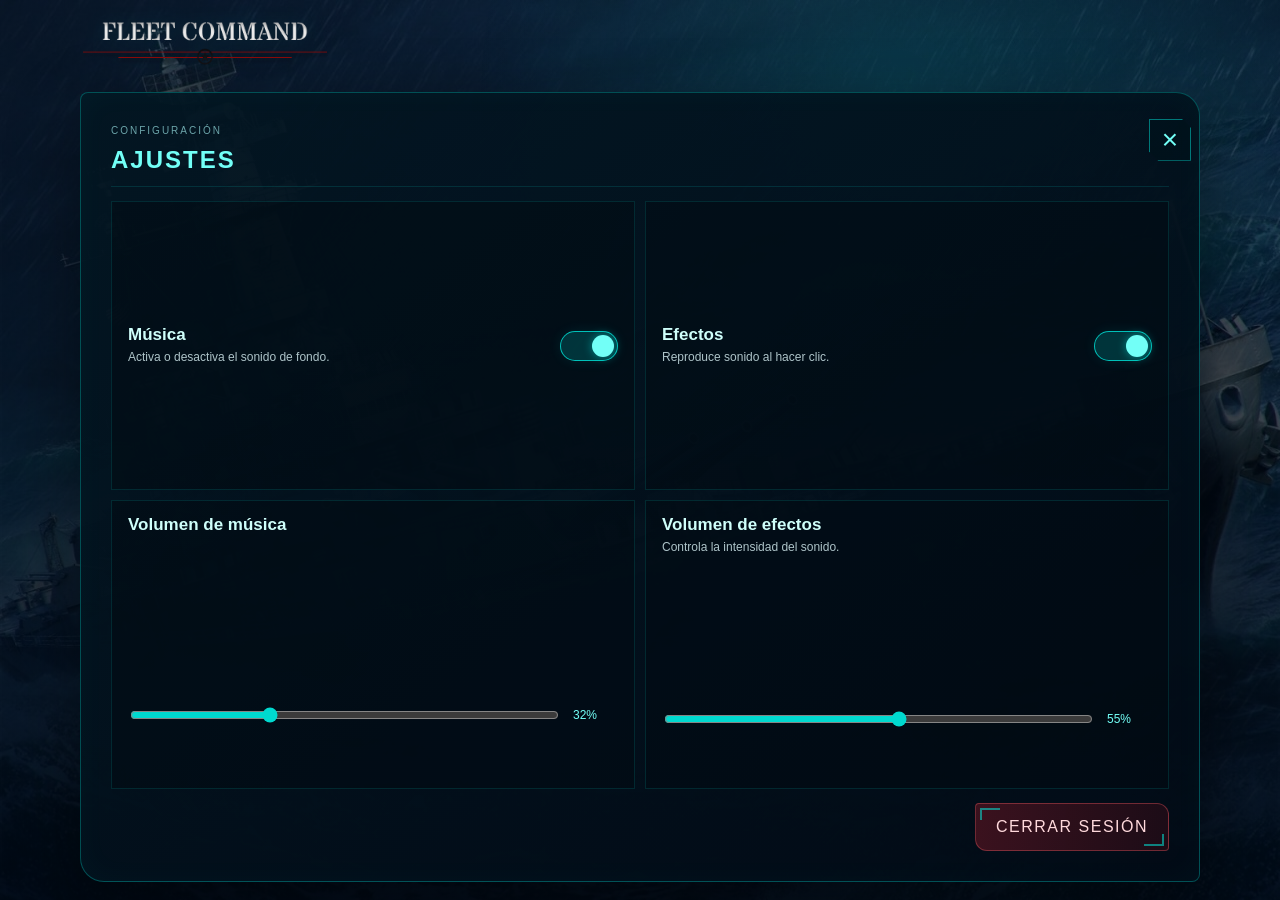
<file: ajustes.html>
<!DOCTYPE html>
<html lang="es">
<head>
    <meta charset="UTF-8">
    <meta name="viewport" content="width=device-width, initial-scale=1.0">
    <title>Fleet Command | Ajustes</title>
    <link rel="stylesheet" href="css/common.css">
    <link rel="stylesheet" href="css/pages.css">
</head>
<body data-page="ajustes">
    <main class="pagina-sistema pagina-compacta pagina-ajustes">
        <div class="contenedor-sistema">
            <!-- Logo superior del sistema -->
            <header class="barra-sistema">
                <img class="logo-sistema" src="assets/img/logo.png" alt="Fleet Command">
            </header>

            <!-- Panel de configuracion -->
            <section class="panel-sistema panel-ajustes-compacto">

                    <button
                        class="cerrar-panel-sistema"
                        id="btnCerrarPanelSistema"
                        type="button"
                        aria-label="Cerrar ajustes"
                    >
                        ×
                    </button>

                <div class="encabezado-ajustes">
                    <div>
                        <p class="kicker">CONFIGURACIÓN </p>
                        <h1>AJUSTES</h1>
                    </div>
                   
                </div>

                <!-- Controles de audio -->
                <div class="ajustes-grid-compacto">
                    <article class="ajuste-card">
                        <div>
                            <h2>Música</h2>
                            <p>Activa o desactiva el sonido de fondo.</p>
                        </div>
                        <label class="switch">
                            <input type="checkbox" id="musicaActiva">
                            <span class="slider-switch"></span>
                        </label>
                    </article>

                    <article class="ajuste-card">
                        <div>
                            <h2>Efectos</h2>
                            <p>Reproduce sonido al hacer clic.</p>
                        </div>
                        <label class="switch">
                            <input type="checkbox" id="efectosActivos">
                            <span class="slider-switch"></span>
                        </label>
                    </article>

                    <article class="ajuste-card ajuste-card-rango">
                        <div>
                            <h2>Volumen de música</h2>
                        </div>
                        <div class="control-rango">
                            <input id="volumenMusica" type="range" min="0" max="100" step="1">
                            <span id="valorMusica">32%</span>
                        </div>
                    </article>

                    <article class="ajuste-card ajuste-card-rango">
                        <div>
                            <h2>Volumen de efectos</h2>
                            <p>Controla la intensidad del sonido.</p>
                        </div>
                        <div class="control-rango">
                            <input id="volumenEfectos" type="range" min="0" max="100" step="1">
                            <span id="valorEfectos">55%</span>
                        </div>
                    </article>

                
                </div>

                <!-- Acciones de sesion -->
                <div class="acciones-ajustes acciones-ajustes-compactas">
                    <button class="hud-btn peligro" id="btnCerrarSesion">CERRAR SESIÓN</button>
                </div>
            </section>
        </div>
    </main>

    <!-- Logica compartida y ajustes -->
    <script src="js/common.js"></script>
    <script src="js/ajustes.js"></script>
</body>
</html>
</file>
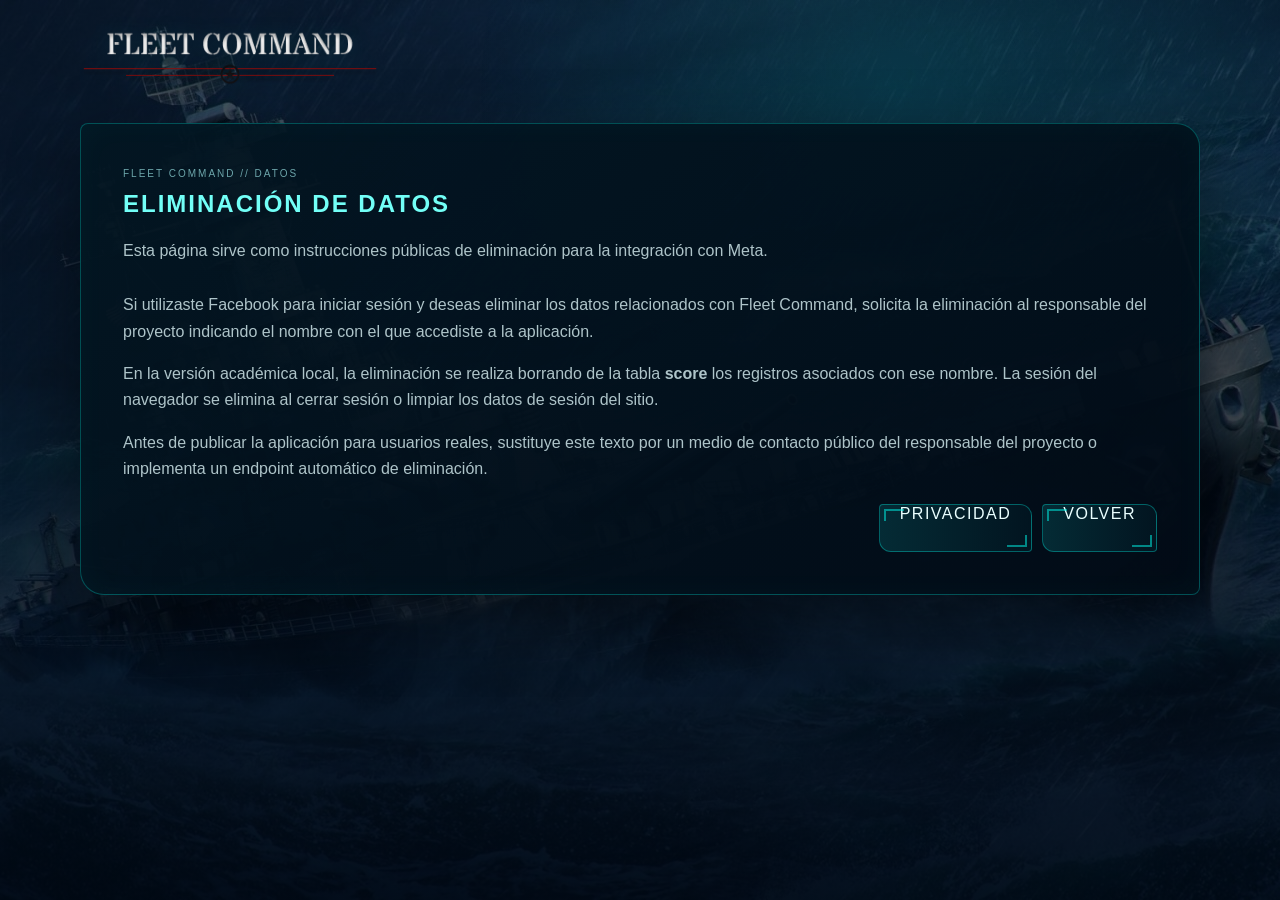
<file: eliminacion-datos.html>
<!DOCTYPE html>
<html lang="es">
<head>
    <meta charset="UTF-8">
    <meta name="viewport" content="width=device-width, initial-scale=1.0">
    <title>Fleet Command | Eliminación de datos</title>
    <link rel="stylesheet" href="css/common.css">
    <link rel="stylesheet" href="css/pages.css">
</head>
<body data-page="eliminacion-datos">
    <main class="pagina-sistema">
        <div class="contenedor-sistema">
            <header class="barra-sistema">
                <img class="logo-sistema" src="assets/img/logo.png" alt="Fleet Command">
            </header>
            <section class="panel-sistema">
                <p class="kicker">FLEET COMMAND // DATOS</p>
                <h1>ELIMINACIÓN DE DATOS</h1>
                <p class="intro">Esta página sirve como instrucciones públicas de eliminación para la integración con Meta.</p>
                <p>Si utilizaste Facebook para iniciar sesión y deseas eliminar los datos relacionados con Fleet Command, solicita la eliminación al responsable del proyecto indicando el nombre con el que accediste a la aplicación.</p>
                <p>En la versión académica local, la eliminación se realiza borrando de la tabla <strong>score</strong> los registros asociados con ese nombre. La sesión del navegador se elimina al cerrar sesión o limpiar los datos de sesión del sitio.</p>
                <p>Antes de publicar la aplicación para usuarios reales, sustituye este texto por un medio de contacto público del responsable del proyecto o implementa un endpoint automático de eliminación.</p>
                <div class="modal-acciones">
                    <a class="hud-btn" href="privacidad.html">PRIVACIDAD</a>
                    <a class="hud-btn" href="index.html">VOLVER</a>
                </div>
            </section>
        </div>
    </main>
</body>
</html>
</file>
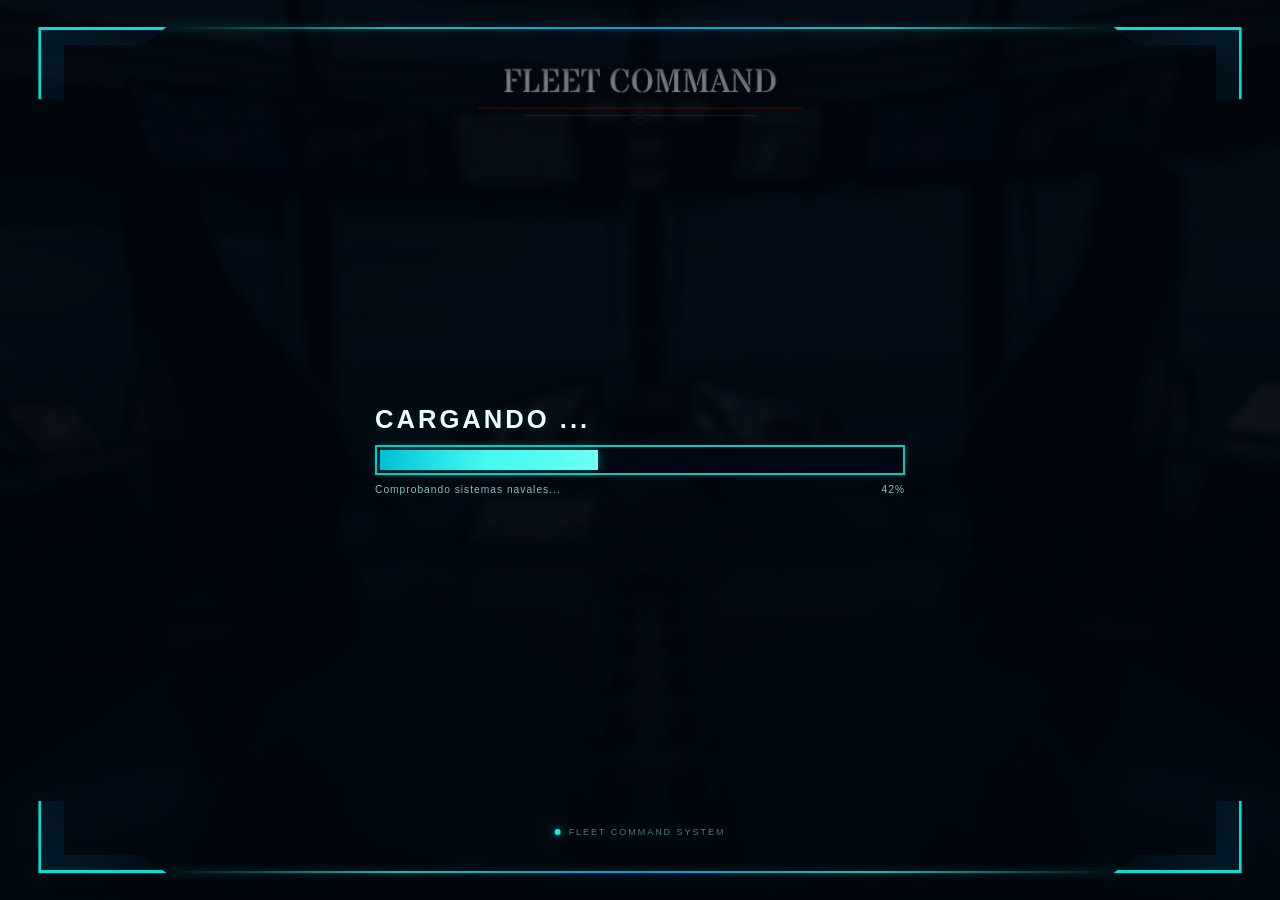
<file: loading.html>
<!DOCTYPE html>
<html lang="es">

<head>

    <meta charset="UTF-8">

    <meta
        name="viewport"
        content="width=device-width, initial-scale=1.0"
    >

    <title>Fleet Command | Cargando</title>

    <link
        rel="stylesheet"
        href="css/loading.css"
    >

</head>


<body data-page="loading">


    <main class="pantalla-loading">


        <!-- Fondo de carga -->

        <div class="fondo-loading"></div>



        <!-- Marco tecnologico -->

        <div class="marco-hud">


            <span class="linea-superior"></span>

            <span class="linea-inferior"></span>


            <span class="esquina superior-izquierda"></span>

            <span class="esquina superior-derecha"></span>

            <span class="esquina inferior-izquierda"></span>

            <span class="esquina inferior-derecha"></span>


        </div>



        <!-- Logo flotante -->

        <img
            src="assets/img/logo.png"
            alt="Fleet Command"
            class="logo-loading"
        >



        <!-- Centro de progreso -->

        <section class="centro-loading">


            <h1 id="tituloCarga">
                CARGANDO
                <span id="puntosCarga">
                    ...
                </span>
            </h1>


            <div class="barra-contenedor">

                <div
                    class="barra-progreso"
                    id="barraProgreso"
                ></div>

            </div>


            <div class="datos-carga">

                <span id="mensajeCarga">
                    Inicializando sistema...
                </span>

                <span id="porcentajeCarga">
                    0%
                </span>

            </div>


        </section>



        <!-- Estado inferior -->

        <div class="estado-loading">

            <span class="estado-punto"></span>

            <span>
                FLEET COMMAND SYSTEM
            </span>

        </div>


    </main>


    <!-- Logica de carga -->
    <script src="js/loading.js"></script>

</body>

</html>
</file>
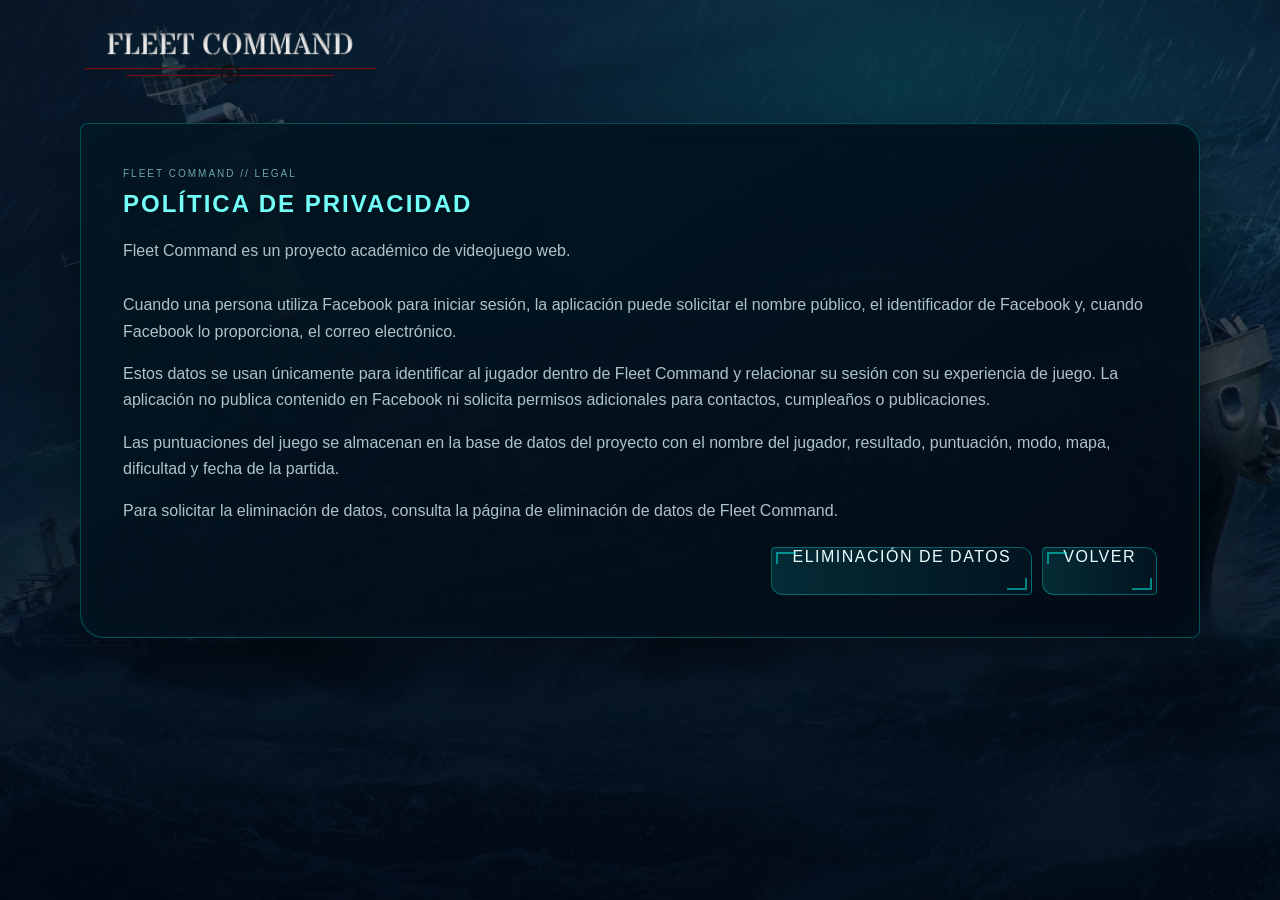
<file: privacidad.html>
<!DOCTYPE html>
<html lang="es">
<head>
    <meta charset="UTF-8">
    <meta name="viewport" content="width=device-width, initial-scale=1.0">
    <title>Fleet Command | Privacidad</title>
    <link rel="stylesheet" href="css/common.css">
    <link rel="stylesheet" href="css/pages.css">
</head>
<body data-page="privacidad">
    <main class="pagina-sistema">
        <div class="contenedor-sistema">
            <header class="barra-sistema">
                <img class="logo-sistema" src="assets/img/logo.png" alt="Fleet Command">
            </header>
            <section class="panel-sistema">
                <p class="kicker">FLEET COMMAND // LEGAL</p>
                <h1>POLÍTICA DE PRIVACIDAD</h1>
                <p class="intro">Fleet Command es un proyecto académico de videojuego web.</p>
                <p>Cuando una persona utiliza Facebook para iniciar sesión, la aplicación puede solicitar el nombre público, el identificador de Facebook y, cuando Facebook lo proporciona, el correo electrónico.</p>
                <p>Estos datos se usan únicamente para identificar al jugador dentro de Fleet Command y relacionar su sesión con su experiencia de juego. La aplicación no publica contenido en Facebook ni solicita permisos adicionales para contactos, cumpleaños o publicaciones.</p>
                <p>Las puntuaciones del juego se almacenan en la base de datos del proyecto con el nombre del jugador, resultado, puntuación, modo, mapa, dificultad y fecha de la partida.</p>
                <p>Para solicitar la eliminación de datos, consulta la página de eliminación de datos de Fleet Command.</p>
                <div class="modal-acciones">
                    <a class="hud-btn" href="eliminacion-datos.html">ELIMINACIÓN DE DATOS</a>
                    <a class="hud-btn" href="index.html">VOLVER</a>
                </div>
            </section>
        </div>
    </main>
</body>
</html>
</file>
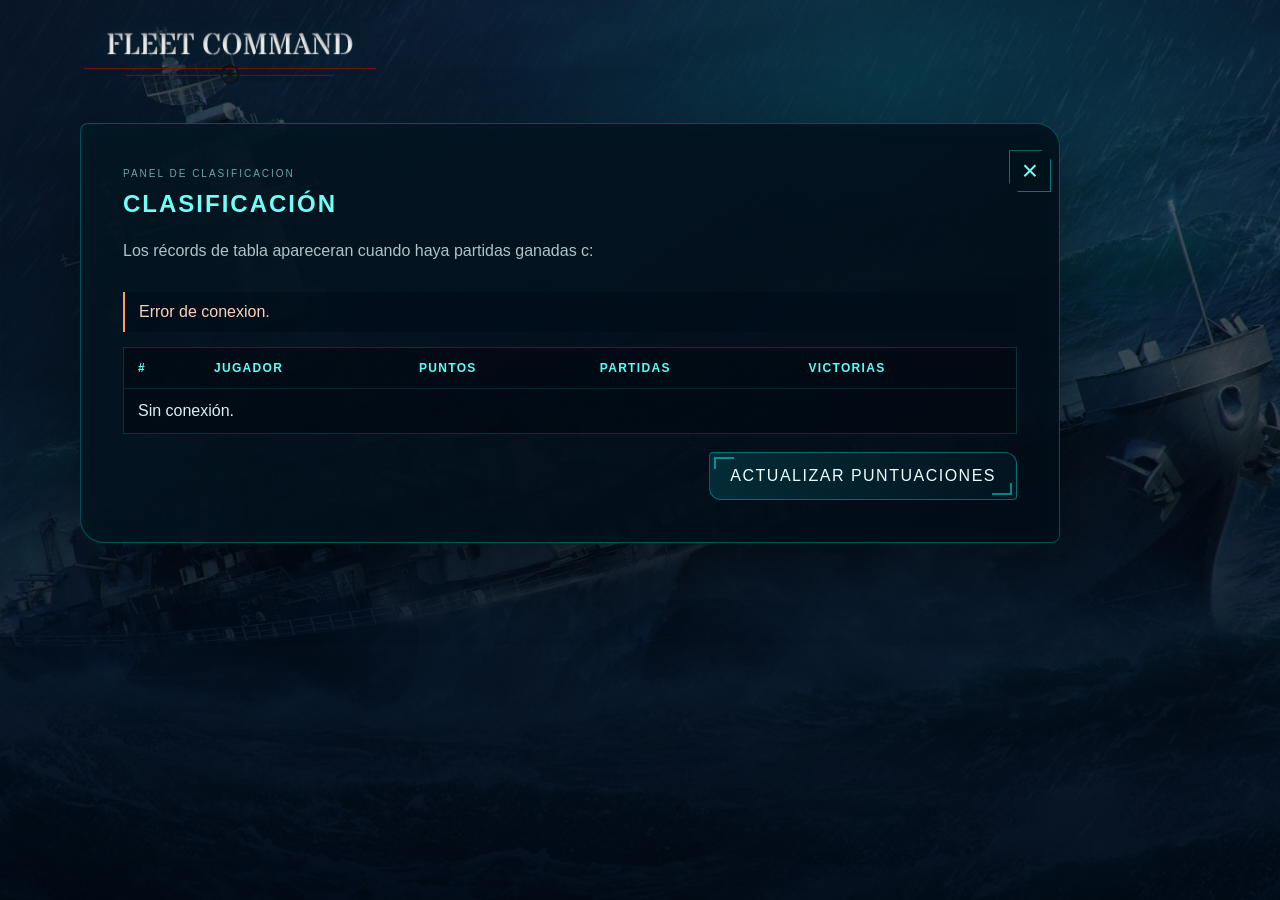
<file: puntuaciones.html>
<!DOCTYPE html>
<html lang="es">
<head>
    <meta charset="UTF-8">
    <meta name="viewport" content="width=device-width, initial-scale=1.0">
    <title>Fleet Command | Puntuaciones</title>
    <link rel="stylesheet" href="css/common.css">
    <link rel="stylesheet" href="css/pages.css">
    <link rel="stylesheet" href="css/puntuaciones.css">
</head>
<body data-page="puntuaciones">
    <main class="pagina-sistema">
        <div class="contenedor-sistema">
            <header class="barra-sistema">
                <img class="logo-sistema" src="assets/img/logo.png" alt="Fleet Command">
            </header>

            <section class="panel-sistema panel-puntuaciones">
                <button class="cerrar-panel-sistema" id="btnCerrarPuntuaciones" type="button" aria-label="Cerrar puntuaciones">×</button>
                <p class="kicker">PANEL DE CLASIFICACION</p>
                <h1>CLASIFICACIÓN</h1>
                <p class="intro">Los récords de  tabla apareceran cuando haya partidas ganadas c:</p>

                <div class="estado-api" id="estadoApi">Comprobando conexion...</div>

                <div class="tabla-puntuaciones-wrap">
                    <table class="tabla-puntuaciones">
                        <thead>
                            <tr>
                                <th>#</th>
                                <th>Jugador</th>
                                <th>Puntos</th>
                                <th>Partidas</th>
                                <th>Victorias</th>
                            </tr>
                        </thead>
                        <tbody id="cuerpoPuntuaciones">
                            <tr><td colspan="5">Sin datos todavía.</td></tr>
                        </tbody>
                    </table>
                </div>

                <div class="acciones-puntuaciones">
                    <button class="hud-btn" id="btnReintentarPuntuaciones" type="button">ACTUALIZAR PUNTUACIONES</button>
                </div>
            </section>
        </div>
    </main>

    <script src="js/common.js"></script>
    <script src="js/webservice.js"></script>
    <script src="js/puntuaciones.js"></script>
</body>
</html>
</file>
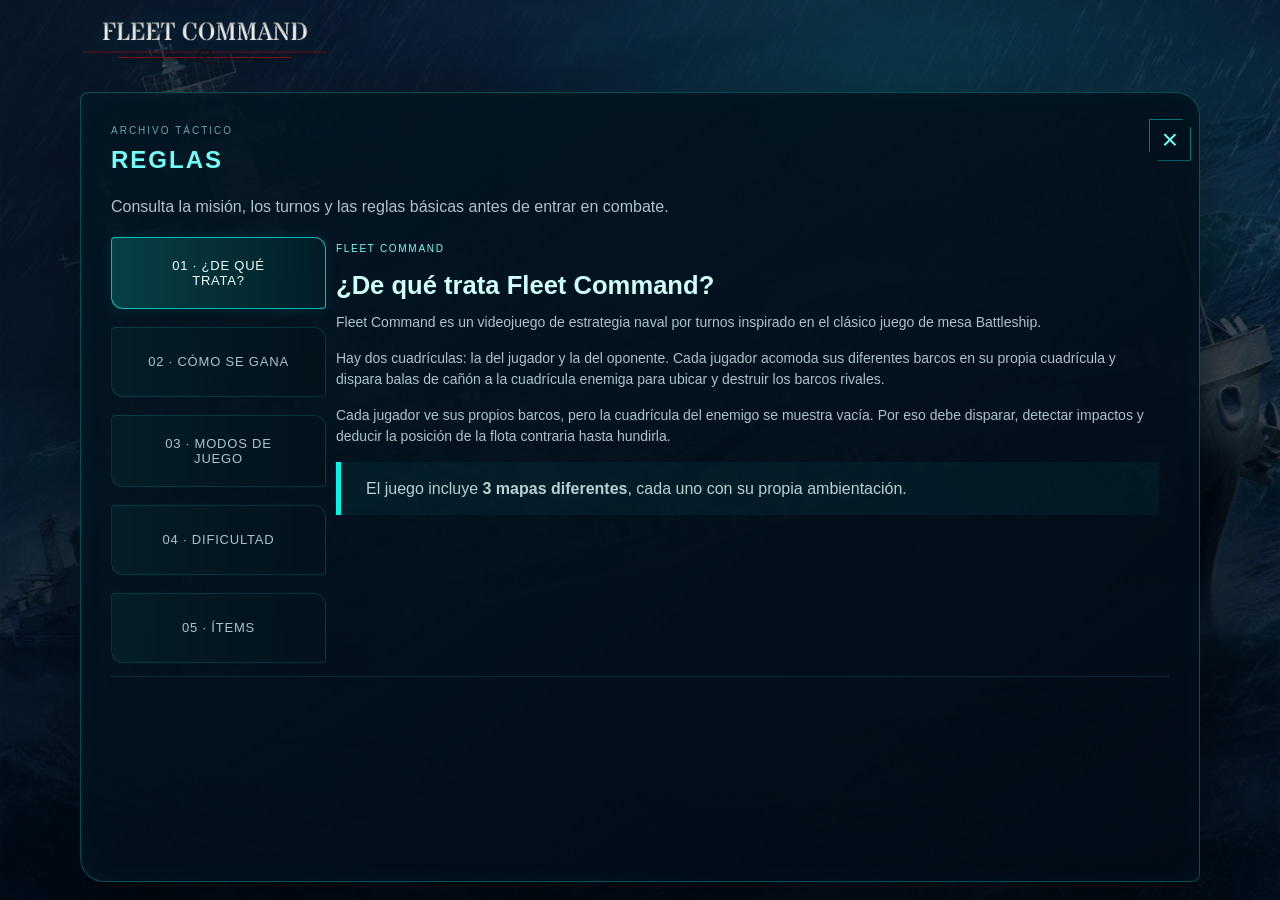
<file: reglas.html>
<!DOCTYPE html>
<html lang="es">
<head>
    <meta charset="UTF-8">
    <meta name="viewport" content="width=device-width, initial-scale=1.0">
    <title>Fleet Command | Reglas</title>
    <link rel="stylesheet" href="css/common.css">
    <link rel="stylesheet" href="css/pages.css">
</head>
<body data-page="reglas">
    <main class="pagina-sistema pagina-compacta pagina-reglas">
        <div class="contenedor-sistema">
            <!-- Logo superior del sistema -->
            <header class="barra-sistema">
                <img class="logo-sistema" src="assets/img/logo.png" alt="Fleet Command">
            </header>

            <!-- Panel de reglas del juego -->
            <section class="panel-sistema panel-reglas">
                <button
                    class="cerrar-panel-sistema"
                    id="btnCerrarPanelSistema"
                    type="button"
                    aria-label="Cerrar reglas"
                >
                    ×
                </button>

                <div class="encabezado-reglas">
                    <div>
                        <p class="kicker">ARCHIVO TÁCTICO</p>
                        <h1>REGLAS</h1>
                        <p class="descripcion-reglas">Consulta la misión, los turnos y las reglas básicas antes de entrar en combate.</p>
                <!-- Navegacion por temas -->
                <div class="reglas-layout">
                    <nav class="reglas-tabs" aria-label="Secciones de reglas">
                        <button class="regla-tab activa" data-regla="intro">01 · ¿DE QUÉ TRATA?</button>
                        <button class="regla-tab" data-regla="ganar">02 · CÓMO SE GANA</button>
                        <button class="regla-tab" data-regla="modos">03 · MODOS DE JUEGO</button>
                        <button class="regla-tab" data-regla="dificultad">04 · DIFICULTAD</button>
                        <button class="regla-tab" data-regla="items">05 · ÍTEMS</button>
                    </nav>

                    <!-- Contenido activo de reglas -->
                    <div class="reglas-contenido" aria-live="polite">
                        <section class="regla-panel activa" data-panel-regla="intro">
                            <p class="regla-codigo">FLEET COMMAND </p>
                            <h2>¿De qué trata Fleet Command?</h2>
                            <p>Fleet Command es un videojuego de estrategia naval por turnos inspirado en el clásico juego de mesa Battleship.</p>
                            <p>Hay dos cuadrículas: la del jugador y la del oponente. Cada jugador acomoda sus diferentes barcos en su propia cuadrícula y dispara balas de cañón a la cuadrícula enemiga para ubicar y destruir los barcos rivales.</p>
                            <p>Cada jugador ve sus propios barcos, pero la cuadrícula del enemigo se muestra vacía. Por eso debe disparar, detectar impactos y deducir la posición de la flota contraria hasta hundirla.</p>
                            <div class="regla-dato-destacado">El juego incluye <strong>3 mapas diferentes</strong>, cada uno con su propia ambientación.</div>
                        </section>

                        <section class="regla-panel" data-panel-regla="ganar">
                            <p class="regla-codigo">CONDICIÓN DE VICTORIA</p>
                            <h2>¿Cómo se gana?</h2>
                            <div class="regla-lista-compacta">
                                <p><strong>Clásico:</strong> se obtiene la victoria al hundir todos los barcos enemigos.</p>
                                <p><strong>Sin límite de tiempo:</strong> la partida no tiene temporizador general.</p>
                                <p><strong>Fin de turno:</strong> cada turno termina cuando el jugador presiona el botón <em>Finalizar turno</em>.</p>
                                <p><strong>Ventajas:</strong> existen 3 ítems que pueden apoyar al jugador durante la partida.</p>
                                <p><strong>Flota:</strong> la cantidad de barcos depende de la dificultad seleccionada.</p>
                            </div>
                        </section>

                        <section class="regla-panel" data-panel-regla="modos">
                            <p class="regla-codigo">TIPOS DE COMBATE</p>
                            <h2>Modos de juego</h2>
                            <p class="regla-intro-corta">Se podrá jugar Multijugador en línea o contra la computadora. En ambos casos existirán dos modos:</p>

                            <div class="regla-dos-columnas">
                                <article class="regla-subtarjeta">
                                    <span class="regla-numero">01</span>
                                    <h3>Clásico</h3>
                                    <p>Cada jugador acomoda sus barcos y después se realiza un disparo por turno. La partida continúa hasta que uno de los jugadores hunde todos los barcos enemigos.</p>
                                </article>

                                <article class="regla-subtarjeta">
                                    <span class="regla-numero">02</span>
                                    <h3>Ráfaga</h3>
                                    <p>Cada jugador tiene <strong>3 barcos y 10 balas</strong>. Es un solo turno y no se utilizan ítems.</p>
                                    <p>Cada jugador acomoda sus barcos y selecciona los 10 espacios de la cuadrícula enemiga a los que disparará. Cuando ambos presionan <em>Finalizar turno</em>, el juego compara los impactos.</p>
                                    <p>Gana quien acierte más disparos. Este es el único modo donde puede existir un <strong>empate</strong>.</p>
                                </article>
                            </div>
                        </section>

                        <section class="regla-panel" data-panel-regla="dificultad">
                            <p class="regla-codigo">CONFIGURACIÓN DE FLOTA</p>
                            <h2>Dificultad</h2>
                            <div class="regla-dos-columnas">
                                <article class="regla-subtarjeta dificultad-card">
                                    <span class="regla-numero">NORMAL</span>
                                    <h3>Cuadrícula 10×10</h3>
                                    <p><strong>5 barcos</strong> de 4 tamaños diferentes:</p>
                                    <ul>
                                        <li>1 barco de 5 cuadros</li>
                                        <li>1 barco de 4 cuadros</li>
                                        <li>2 barcos de 3 cuadros</li>
                                        <li>1 barco de 2 cuadros</li>
                                    </ul>
                                </article>

                                <article class="regla-subtarjeta dificultad-card">
                                    <span class="regla-numero">DIFÍCIL</span>
                                    <h3>Cuadrícula 12×12</h3>
                                    <p><strong>3 barcos:</strong></p>
                                    <ul>
                                        <li>2 barcos de 2 cuadros</li>
                                        <li>1 barco de 3 cuadros</li>
                                    </ul>
                                    <p>La dificultad aumenta porque el terreno es más grande y hay menos barcos, además de ser de menor tamaño.</p>
                                </article>
                            </div>
                        </section>

                        <section class="regla-panel" data-panel-regla="items">
                            <p class="regla-codigo">VENTAJAS TÁCTICAS</p>
                            <h2>Ítems</h2>
                            <p class="regla-intro-corta">Solo se puede usar <strong>un ítem por turno</strong>. Todos se recargan cada 2 turnos después de usarse. El Sonar tiene 2 usos; Doble disparo y Escudo tienen 3 usos por partida.</p>

                            <div class="items-grid">
                                <article class="regla-subtarjeta item-card">
                                    <span class="regla-numero">01</span>
                                    <h3>Sonar</h3>
                                    <p>Detecta en un radio de <strong>3×3</strong> si existe un barco. Si no lo hay, no aparece nada. Si existe, solo marca una casilla del barco.</p>
                                    <p>El jugador sabe que acertará en esa casilla, pero no conoce el largo ni la orientación del barco.</p>
                                </article>

                                <article class="regla-subtarjeta item-card">
                                    <span class="regla-numero">02</span>
                                    <h3>Doble disparo</h3>
                                    <p>Permite disparar dos balas en el mismo turno y elegir las dos coordenadas, juntas o separadas.</p>
                                    <p>Debe activarse <strong>antes de realizar el primer disparo</strong>. No es válido disparar primero y activar el ítem después.</p>
                                </article>

                                <article class="regla-subtarjeta item-card">
                                    <span class="regla-numero">03</span>
                                    <h3>Escudo</h3>
                                    <p>Se coloca sobre un barco completo y protege durante el siguiente turno enemigo.</p>
                                    <p>Si el enemigo golpea ese barco, no causa daño y se muestra que acertó al escudo. Si falla o golpea otro barco, no ocurre nada. El escudo se desactiva al iniciar el turno siguiente.</p>
                                </article>
                            </div>
                        </section>
                    </div>
                </div>
            </section>
        </div>
    </main>

    <!-- Logica compartida y reglas -->
    <script src="js/common.js"></script>
    <script src="js/reglas.js"></script>
</body>
</html>
</file>
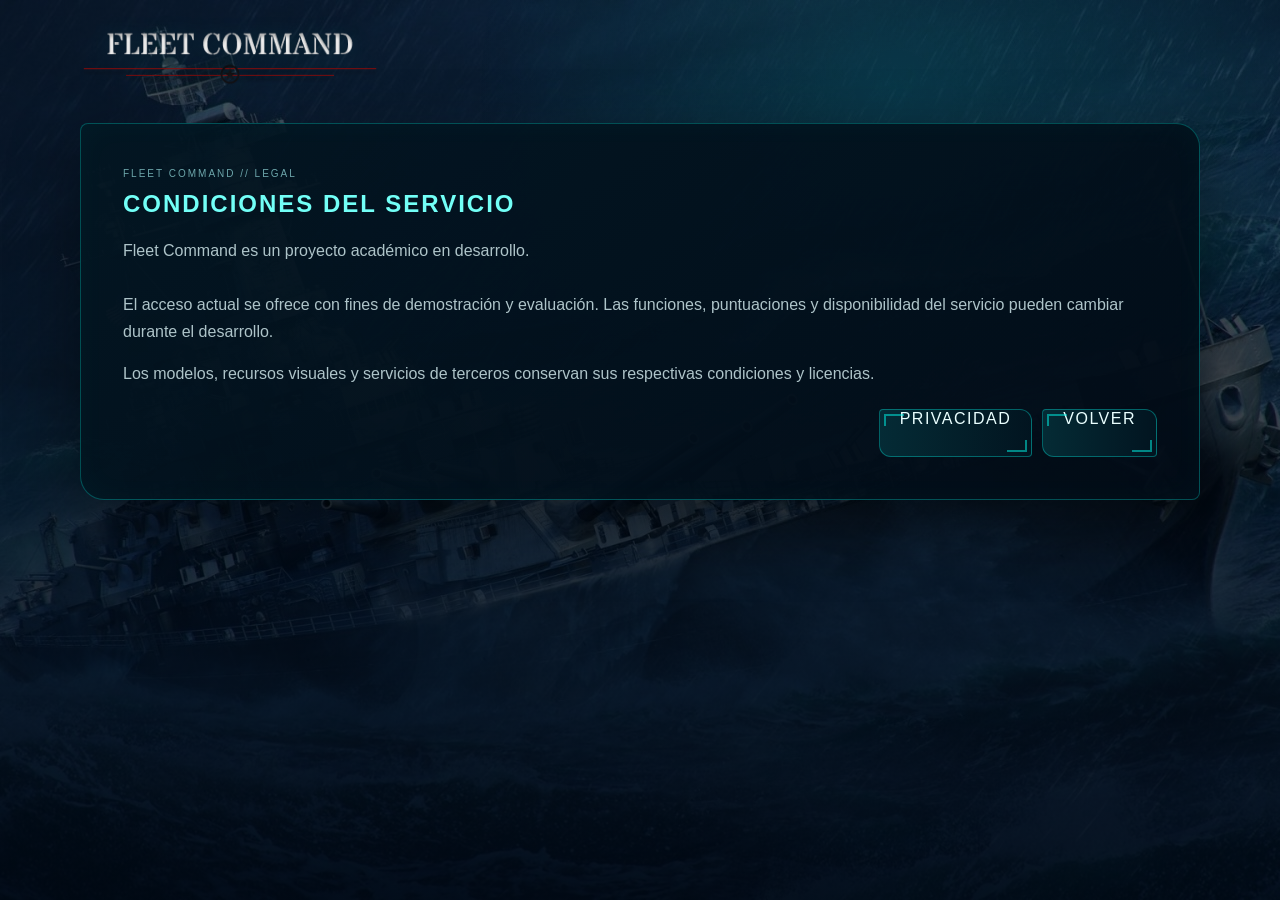
<file: terminos.html>
<!DOCTYPE html>
<html lang="es">
<head>
    <meta charset="UTF-8">
    <meta name="viewport" content="width=device-width, initial-scale=1.0">
    <title>Fleet Command | Términos</title>
    <link rel="stylesheet" href="css/common.css">
    <link rel="stylesheet" href="css/pages.css">
</head>
<body data-page="terminos">
    <main class="pagina-sistema">
        <div class="contenedor-sistema">
            <header class="barra-sistema">
                <img class="logo-sistema" src="assets/img/logo.png" alt="Fleet Command">
            </header>
            <section class="panel-sistema">
                <p class="kicker">FLEET COMMAND // LEGAL</p>
                <h1>CONDICIONES DEL SERVICIO</h1>
                <p class="intro">Fleet Command es un proyecto académico en desarrollo.</p>
                <p>El acceso actual se ofrece con fines de demostración y evaluación. Las funciones, puntuaciones y disponibilidad del servicio pueden cambiar durante el desarrollo.</p>
                <p>Los modelos, recursos visuales y servicios de terceros conservan sus respectivas condiciones y licencias.</p>
                <div class="modal-acciones">
                    <a class="hud-btn" href="privacidad.html">PRIVACIDAD</a>
                    <a class="hud-btn" href="index.html">VOLVER</a>
                </div>
            </section>
        </div>
    </main>
</body>
</html>
</file>
<file: css/common.css>
/* Variables compartidas */
:root {
    --fondo: #010712;
    --panel: rgba(2, 18, 31, 0.88);
    --panel-suave: rgba(4, 30, 43, 0.74);
    --cyan: #00f7ea;
    --cyan-claro: #72fff7;
    --cyan-azul: #28d7ff;
    --texto: #efffff;
    --texto-suave: #9bb8c0;
    --rojo: #ff5f68;
    --verde: #69ffd7;
}

/* Caja consistente */
* {
    box-sizing: border-box;
}

/* Base global */
html,
body {
    margin: 0;
    min-height: 100%;
    background: var(--fondo);
    color: var(--texto);
    font-family: "Segoe UI", Arial, Helvetica, sans-serif;
}

/* Tipografia heredada */
button,
input,
a {
    font: inherit;
}

button,
a {
    -webkit-tap-highlight-color: transparent;
}

/* Enfoque accesible */
button:focus-visible,
a:focus-visible,
input:focus-visible {
    outline: 2px solid var(--cyan-claro);
    outline-offset: 3px;
}

/* Botón HUD reutilizable */
.hud-btn {
    position: relative;
    min-height: 48px;
    padding: 0 20px;
    border: 1px solid rgba(0, 247, 234, 0.34);
    border-radius: 4px 12px 4px 12px;
    background:
        linear-gradient(90deg, rgba(5, 48, 58, 0.88), rgba(2, 22, 34, 0.88));
    color: #eaffff;
    text-decoration: none;
    letter-spacing: 1.5px;
    cursor: pointer;
    transition: transform .18s ease, border-color .18s ease, box-shadow .18s ease, background .18s ease;
}

.hud-btn::before,
.hud-btn::after {
    content: "";
    position: absolute;
    width: 18px;
    height: 10px;
    pointer-events: none;
    transition: width .18s ease, border-color .18s ease;
}

.hud-btn::before {
    left: 4px;
    top: 4px;
    border-left: 2px solid rgba(0, 247, 234, .5);
    border-top: 2px solid rgba(0, 247, 234, .5);
}

.hud-btn::after {
    right: 4px;
    bottom: 4px;
    border-right: 2px solid rgba(0, 247, 234, .5);
    border-bottom: 2px solid rgba(0, 247, 234, .5);
}

.hud-btn:hover,
.hud-btn.activo {
    transform: translateY(-1px) scale(1.012);
    border-color: rgba(0, 247, 234, .9);
    background:
        linear-gradient(90deg, rgba(8, 73, 80, .96), rgba(3, 35, 46, .96));
    box-shadow: 0 0 0 1px rgba(0, 247, 234, .08), 0 0 18px rgba(0, 247, 234, .2);
}

.hud-btn:hover::before,
.hud-btn:hover::after {
    width: 28px;
    border-color: var(--cyan-claro);
}

.hud-btn.peligro {
    border-color: rgba(255, 95, 104, .36);
    color: #ffd9dc;
    background: linear-gradient(90deg, rgba(70, 20, 32, .84), rgba(31, 12, 23, .9));
}

.hud-btn.peligro:hover {
    border-color: rgba(255, 95, 104, .9);
    box-shadow: 0 0 18px rgba(255, 95, 104, .16);
}

/* Modal HUD */
.modal-overlay {
    position: fixed;
    inset: 0;
    z-index: 999;
    display: none;
    align-items: center;
    justify-content: center;
    padding: 24px;
    background: rgba(0, 5, 12, .72);
    backdrop-filter: blur(8px);
}

.modal-overlay.abierto {
    display: flex;
}

.modal-hud {
    width: min(520px, 94vw);
    position: relative;
    padding: 30px;
    border: 1px solid rgba(0, 247, 234, .55);
    border-radius: 4px 18px 4px 18px;
    background:
        linear-gradient(145deg, rgba(3, 27, 38, .98), rgba(2, 13, 25, .98));
    box-shadow: 0 25px 80px rgba(0,0,0,.56), inset 0 0 30px rgba(0,247,234,.04);
}

.modal-hud::before,
.modal-hud::after {
    content: "";
    position: absolute;
    width: 62px;
    height: 28px;
}

.modal-hud::before {
    top: 7px;
    left: 7px;
    border-top: 2px solid var(--cyan);
    border-left: 2px solid var(--cyan);
}

.modal-hud::after {
    right: 7px;
    bottom: 7px;
    border-right: 2px solid var(--cyan);
    border-bottom: 2px solid var(--cyan);
}

.modal-titulo {
    margin: 0 0 7px;
    color: var(--cyan-claro);
    letter-spacing: 2px;
    font-size: clamp(21px, 4vw, 30px);
}

.modal-texto {
    margin: 0 0 22px;
    color: var(--texto-suave);
    line-height: 1.55;
}

.modal-acciones {
    margin-top: 22px;
    display: flex;
    justify-content: flex-end;
    gap: 10px;
    flex-wrap: wrap;
}

.campo {
    display: grid;
    gap: 7px;
    margin-top: 14px;
}

.campo label {
    color: #bce5e7;
    font-size: 13px;
    letter-spacing: 1px;
    text-transform: uppercase;
}

.campo input {
    width: 100%;
    min-height: 46px;
    padding: 0 14px;
    border: 1px solid rgba(0,247,234,.25);
    border-radius: 4px;
    background: rgba(0, 9, 18, .82);
    color: white;
}

.campo input:focus {
    border-color: var(--cyan);
    box-shadow: 0 0 14px rgba(0,247,234,.12);
}

.mensaje-error {
    min-height: 20px;
    margin-top: 12px;
    color: #ff9fa5;
    font-size: 13px;
}

/* Toast */
.toast-fleet {
    position: fixed;
    left: 50%;
    bottom: 28px;
    z-index: 1200;
    max-width: min(520px, 90vw);
    padding: 12px 18px;
    border: 1px solid rgba(0,247,234,.5);
    border-radius: 4px 12px 4px 12px;
    background: rgba(2, 22, 32, .96);
    color: #eaffff;
    box-shadow: 0 14px 40px rgba(0,0,0,.42), 0 0 18px rgba(0,247,234,.1);
    transform: translate(-50%, 18px);
    opacity: 0;
    pointer-events: none;
    transition: opacity .2s ease, transform .2s ease;
}

.toast-fleet.visible {
    opacity: 1;
    transform: translate(-50%, 0);
}

/* Contenedores para páginas secundarias */
.pagina-sistema {
    min-height: 100dvh;
    position: relative;
    overflow: auto;
    background:
        linear-gradient(180deg, rgba(0, 7, 17, .62), rgba(0, 7, 17, .9)),
        url("../assets/img/fondo-dashboard.jpeg") center/cover fixed no-repeat;
}

.pagina-sistema::before {
    content: "";
    position: fixed;
    inset: 0;
    pointer-events: none;
    background: radial-gradient(circle at 70% 10%, rgba(0,247,234,.1), transparent 35%);
}

.contenedor-sistema {
    width: min(1120px, calc(100% - 34px));
    margin: 0 auto;
    padding: 28px 0 44px;
    position: relative;
    z-index: 2;
}

.barra-sistema {
    display: flex;
    align-items: center;
    justify-content: space-between;
    gap: 16px;
    margin-bottom: 22px;
}

.logo-sistema {
    width: min(300px, 56vw);
    filter: drop-shadow(0 0 10px rgba(0,247,234,.12));
}

.panel-sistema {
    position: relative;
    padding: clamp(22px, 4vw, 42px);
    border: 1px solid rgba(0,247,234,.28);
    border-radius: 8px 24px 8px 24px;
    background: linear-gradient(145deg, rgba(3,22,34,.94), rgba(2,11,22,.94));
    box-shadow: 0 24px 70px rgba(0,0,0,.42), inset 0 0 32px rgba(0,247,234,.03);
}

.panel-sistema h1 {
    margin-top: 0;
    color: var(--cyan-claro);
    letter-spacing: 2px;
}

.panel-sistema h2 {
    color: #cffffb;
}

.panel-sistema p,
.panel-sistema li {
    color: #aec4c9;
    line-height: 1.65;
}

/* BOTÓN X REUTILIZABLE PARA PANELES DE SISTEMA */

.cerrar-panel-sistema {

    position: absolute;
    top: 26px;
    right: 8px;

    width: 42px;
    height: 42px;

    display: grid;
    place-items: center;

    border: 1px solid rgba(0, 247, 234, .45);
    background: rgba(0, 18, 28, .78);

    color: var(--cyan-claro);
    font-size: 28px;
    line-height: 1;

    cursor: pointer;
    z-index: 20;

    clip-path: polygon(
        0 0,
        78% 0,
        100% 22%,
        100% 100%,
        22% 100%,
        0 78%
    );

    transition:
        border-color .18s ease,
        background .18s ease,
        box-shadow .18s ease,
        color .18s ease;
}

.cerrar-panel-sistema:hover {
    color: white;
    border-color: var(--cyan-claro);
    background: rgba(0, 75, 82, .82);

    box-shadow:
        0 0 16px rgba(0, 247, 234, .22),
        inset 0 0 14px rgba(0, 247, 234, .08);
}



@media (max-width: 700px) {
    .modal-hud { padding: 24px 20px; }
    .barra-sistema { align-items: flex-start; flex-direction: column; }
}
</file>
<file: css/pages.css>
/* Etiquetas superiores */
.kicker {
    margin: 0 0 7px !important;
    color: #6ca5aa !important;
    font-size: 10px;
    letter-spacing: 2px;
}

.intro {
    max-width: 760px;
    margin-bottom: 28px !important;
}

/* Tarjetas de reglas antiguas */
.grid-reglas {
    display: grid;
    grid-template-columns: repeat(2, minmax(0, 1fr));
    gap: 14px;
    margin-top: 28px;
}

.tarjeta-regla {
    min-height: 180px;
    position: relative;
    padding: 24px;
    overflow: hidden;
    border: 1px solid rgba(0,247,234,.16);
    border-radius: 5px 15px 5px 15px;
    background: rgba(0, 10, 18, .46);
}

.tarjeta-regla::after {
    content: "";
    position: absolute;
    right: 6px;
    top: 6px;
    width: 34px;
    height: 20px;
    border-top: 2px solid rgba(0,247,234,.55);
    border-right: 2px solid rgba(0,247,234,.55);
}

.numero-regla {
    color: var(--cyan-claro);
    font-size: 11px;
    letter-spacing: 2px;
}

.tarjeta-regla h2 {
    margin: 10px 0 8px;
}

.tarjeta-regla p {
    margin: 0;
}

.nota-sistema {
    margin-top: 20px;
    padding: 15px 17px;
    border-left: 3px solid var(--cyan);
    background: rgba(0,247,234,.05);
    color: #9ebcc0;
    line-height: 1.55;
}

/* Lista visual de ajustes */
.ajustes-lista {
    margin-top: 28px;
    border-top: 1px solid rgba(0,247,234,.12);
}

.ajuste-fila {
    min-height: 92px;
    display: grid;
    grid-template-columns: 1fr auto;
    align-items: center;
    gap: 24px;
    padding: 18px 4px;
    border-bottom: 1px solid rgba(0,247,234,.1);
}

.ajuste-fila h2 {
    margin: 0 0 5px;
    font-size: 18px;
}

.ajuste-fila p {
    margin: 0;
    font-size: 14px;
}

/* Interruptor tipo switch */
.switch {
    width: 58px;
    height: 30px;
    position: relative;
    display: block;
}

.switch input {
    opacity: 0;
    width: 0;
    height: 0;
}

.slider-switch {
    position: absolute;
    inset: 0;
    border: 1px solid rgba(0,247,234,.24);
    border-radius: 30px;
    background: #14232b;
    cursor: pointer;
    transition: .2s ease;
}

.slider-switch::before {
    content: "";
    position: absolute;
    width: 22px;
    height: 22px;
    left: 3px;
    top: 3px;
    border-radius: 50%;
    background: #66848a;
    transition: .2s ease;
}

.switch input:checked + .slider-switch {
    border-color: rgba(0,247,234,.72);
    background: rgba(0,247,234,.17);
    box-shadow: 0 0 13px rgba(0,247,234,.09);
}

.switch input:checked + .slider-switch::before {
    transform: translateX(28px);
    background: var(--cyan-claro);
    box-shadow: 0 0 10px rgba(0,247,234,.45);
}

/* Rango de volumen */
.control-rango {
    width: min(320px, 34vw);
    display: flex;
    align-items: center;
    gap: 12px;
}

.control-rango input {
    flex: 1;
    accent-color: #00d9cf;
}

.control-rango span {
    min-width: 45px;
    color: var(--cyan-claro);
    font-size: 12px;
}

/* Acciones inferiores */
.acciones-ajustes {
    display: flex;
    justify-content: flex-end;
    gap: 12px;
    flex-wrap: wrap;
    margin-top: 28px;
}

/* Encabezado del perfil */
.perfil-encabezado {
    display: flex;
    align-items: center;
    gap: 18px;
}

/* Avatar del perfil */
.avatar-perfil {
    width: 74px;
    height: 74px;
    display: grid;
    place-items: center;
    border: 1px solid rgba(0,247,234,.65);
    border-radius: 50%;
    background: radial-gradient(circle, rgba(0,247,234,.14), rgba(0,14,25,.9));
    color: var(--cyan-claro);
    box-shadow: 0 0 20px rgba(0,247,234,.1);
}

.perfil-encabezado h1 {
    margin-bottom: 4px;
}

.perfil-encabezado .intro {
    margin: 0 !important;
}

/* Resumen estadistico */
.estadisticas {
    display: grid;
    grid-template-columns: repeat(4, minmax(0, 1fr));
    gap: 12px;
    margin: 30px 0;
}

.estadisticas article {
    min-height: 105px;
    display: grid;
    place-items: center;
    align-content: center;
    gap: 8px;
    border: 1px solid rgba(0,247,234,.14);
    background: rgba(0, 9, 17, .46);
}

.estadisticas span {
    color: var(--cyan-claro);
    font-size: 30px;
    font-weight: 700;
}

.estadisticas small {
    color: #719297;
    letter-spacing: 1.4px;
}

/* Historial del jugador */
.historial-panel {
    margin-top: 12px;
    padding-top: 20px;
    border-top: 1px solid rgba(0,247,234,.13);
}

.historial-titulo {
    display: flex;
    justify-content: space-between;
    gap: 20px;
    align-items: baseline;
}

.historial-titulo h2 {
    margin: 0;
}

.historial-titulo span {
    color: #628389;
    font-size: 9px;
    letter-spacing: 1.2px;
}

.lista-historial {
    display: grid;
    gap: 8px;
    margin-top: 15px;
}

.item-historial {
    display: grid;
    grid-template-columns: 95px 1fr auto;
    gap: 15px;
    align-items: center;
    padding: 12px 14px;
    border: 1px solid rgba(0,247,234,.1);
    background: rgba(0, 8, 15, .42);
}

.item-historial .resultado {
    font-size: 11px;
    letter-spacing: 1px;
    font-weight: 700;
}

.item-historial.victoria .resultado { color: #70ffd5; }
.item-historial.derrota .resultado { color: #ff8b93; }

.item-historial .detalle { color: #b1c7ca; }
.item-historial time { color: #6f8e93; font-size: 11px; }

.historial-vacio {
    padding: 28px 16px;
    border: 1px dashed rgba(0,247,234,.15);
    color: #77989d;
    text-align: center;
}

/* Adaptacion movil inicial */
@media (max-width: 700px) {
    .grid-reglas { grid-template-columns: 1fr; }
    .ajuste-fila { grid-template-columns: 1fr; gap: 12px; }
    .control-rango { width: 100%; }
    .estadisticas { grid-template-columns: repeat(2, minmax(0, 1fr)); }
    .item-historial { grid-template-columns: 1fr; gap: 5px; }
}



/* Paginas compactas */
.pagina-compacta {
    height: 100dvh;
    min-height: 100dvh;
    overflow: hidden;
}

.pagina-compacta .contenedor-sistema {
    height: 100%;
    padding: clamp(10px, 2vh, 20px) 0 clamp(10px, 2vh, 18px);
    display: grid;
    grid-template-rows: auto minmax(0, 1fr);
}

.pagina-compacta .barra-sistema {
    margin-bottom: clamp(8px, 1.4vh, 15px);
}

.pagina-compacta .logo-sistema {
    width: min(250px, 46vw);
    max-height: 72px;
    object-fit: contain;
}

.pagina-compacta .panel-sistema {
    min-height: 0;
    overflow: hidden;
    padding: clamp(18px, 2.8vw, 30px);
}

/* Seccion de reglas */

/* Panel principal de reglas */
.panel-reglas {
    display: grid;
    grid-template-rows: auto minmax(0, 1fr);
    gap: 19px;
}

.encabezado-reglas {
    display: flex;
    justify-content: space-between;
    align-items: end;
    gap: 24px;
    padding-bottom: 13px;
    border-bottom: 1px solid rgba(0,247,234,.12);
}

.encabezado-reglas h1 {
    margin-bottom: 20px !important;
}

.encabezado-reglas .intro {
    max-width: 510px;
    margin: 0 !important;
    text-align: right;
    font-size: 50px;
    line-height: 1.95;
}

.reglas-layout {
    min-height: 0;
    display: grid;
    grid-template-columns: minmax(170px, 215px) minmax(0, 1fr);
    gap: 8px;
}

/* Tabs de reglas */
.reglas-tabs {
    min-height: 90px;
    display: flex;
    flex-direction: column;
    gap: 18px;
}

.regla-tab {
    min-height: 70px;
    padding: 20px 35px;
    border: 1px solid rgba(0,247,234,.15);
    border-radius: 4px 12px 4px 12px;
    background: linear-gradient(90deg, rgba(5, 34, 43, .75), rgba(2, 17, 27, .84));
    color: #a9c5c9;
    text-align: center;
    font-size: 13px;
    letter-spacing: .8px;
    cursor: pointer;
    transition: border-color .18s ease, background .18s ease, color .18s ease, box-shadow .18s ease;
}

.regla-tab:hover,
.regla-tab.activa {
    border-color: rgba(0,247,234,.72);
    background: linear-gradient(90deg, rgba(8, 72, 76, .86), rgba(3, 31, 40, .9));
    color: #efffff;
    box-shadow: 0 0 14px rgba(0,247,234,.10);
}

/* Contenido de reglas */
.reglas-contenido {
    min-height:0;
    overflow-y: auto;
    overscroll-behavior: contain;
    padding: 4px 10px 4px 2px;
    scrollbar-width: thin;
    scrollbar-color: rgba(0,247,234,.45) rgba(0, 12, 20, .55);
}

.regla-panel {
    display: none;
    animation: reglaEntrada .18s ease;
}

.regla-panel.activa {
    display: block;
}

/* Animacion de panel */
@keyframes reglaEntrada {
    from { opacity: .35; transform: translateY(3px); }
    to { opacity: 1; transform: translateY(0); }
}

.regla-codigo,
.regla-numero {
    color: var(--cyan-claro) !important;
    font-size: 10px !important;
    letter-spacing: 1.7px;
}

.regla-panel h2 {
    margin: 6px 0 12px;
    font-size: clamp(21px, 2vw, 28px);
}

.regla-panel > p {
    margin: 0 0 15px;
    line-height: 1.5;
    font-size: 14px;
}

/* Bloques destacados de reglas */
.regla-dato-destacado {
    margin-top: 15px;
    padding: 15px 25px;
    border-left: 5px solid var(--cyan);
    background: rgba(0,247,234,.05);
    color: #b9d1d4;
    line-height: 1.45;
}

.regla-lista-compacta {
    display: grid;
    grid-template-columns: repeat(2, minmax(0, 1fr));
    gap: 10px;
}

.regla-lista-compacta p {
    margin: 0;
    padding: 13px 14px;
    border: 1px solid rgba(0,247,234,.10);
    background: rgba(0, 9, 17, .44);
    line-height: 1.45;
    font-size: 13px;
}

.regla-intro-corta {
    margin-bottom: 13px !important;
}

.regla-dos-columnas {
    display: grid;
    grid-template-columns: repeat(2, minmax(0, 1fr));
    gap: 12px;
}

/* Modo de juego */
/* Tarjetas de informacion */
.regla-subtarjeta {
    padding: 15px 16px;
    border: 1px solid rgba(0,247,234,.13);
    border-radius: 5px 19px 14px 13px;
    background: rgba(0, 9, 17, .46);
}

.regla-subtarjeta h3 {
    margin: 6px 0 8px;
    color: #e6fffd;
    font-size: 18px;
}

.regla-subtarjeta p,
.regla-subtarjeta li {
    margin-top: 0;
    color: #a9c3c7;
    line-height: 1.48;
    font-size: 13px;
}

.regla-subtarjeta ul {
    margin: 8px 0 10px 18px;
    padding: 0;
}

/* Grid de items */
.items-grid {
    display: grid;
    grid-template-columns: repeat(3, minmax(0, 1fr));
    gap: 10px;
}

.item-card {
    padding: 13px 14px;
}

.item-card h3 {
    font-size: 16px;
}

.item-card p {
    font-size: 12px;
    line-height: 1.42;
}

/* Seccion de ajustes */

/* Panel compacto de ajustes */
.panel-ajustes-compacto {
    display: grid;
    grid-template-rows: auto minmax(0, 1fr) auto;
    gap: 14px;
}

.encabezado-ajustes {
    display: flex;
    align-items: end;
    justify-content: space-between;
    gap: 20px;
    padding-bottom: 12px;
    border-bottom: 1px solid rgba(0,247,234,.12);
}

.encabezado-ajustes h1 {
    margin-bottom: 0;
}

.encabezado-ajustes .intro {
    margin: 0 !important;
    text-align: right;
    font-size: 13px;
}

.ajustes-grid-compacto {
    min-height: 0;
    display: grid;
    grid-template-columns: repeat(2, minmax(0, 1fr));
    grid-auto-rows: minmax(90px, 1fr);
    gap: 10px;
}

/* Tarjetas de ajustes */
.ajuste-card {
    min-height: 0;
    display: grid;
    grid-template-columns: 1fr auto;
    align-items: center;
    gap: 18px;
    padding: 14px 16px;
    border: 1px solid rgba(0,247,234,.12);
    background: rgba(0, 9, 17, .46);
}

.ajuste-card h2 {
    margin: 0 0 4px;
    font-size: 17px;
}

.ajuste-card p {
    margin: 0;
    font-size: 12px;
    line-height: 1.4;
}

.ajuste-card-rango {
    grid-template-columns: 1fr;
    align-items: stretch;
}

.ajuste-card-rango .control-rango {
    width: 100%;
}

.ajuste-card-fullscreen {
    grid-column: 1 / -1;
}

.acciones-ajustes-compactas {
    margin-top: 0;
}

/* Ajuste para pantallas bajas */
@media (max-height: 700px) and (min-width: 701px) {
    .pagina-compacta .contenedor-sistema {
        padding-top: 8px;
        padding-bottom: 8px;
    }

    .pagina-compacta .barra-sistema {
        margin-bottom: 7px;
    }

    .pagina-compacta .logo-sistema {
        max-height: 54px;
        width: 215px;
    }

    .pagina-compacta .panel-sistema {
        padding: 16px 20px;
    }

    .regla-tab {
        min-height: 42px;
    }

    .regla-panel > p,
    .regla-subtarjeta p,
    .regla-subtarjeta li {
        font-size: 12px;
    }

    .ajuste-card {
        padding: 10px 13px;
    }
}

@media (max-width: 700px) {
    .pagina-compacta {
        height: auto;
        min-height: 100dvh;
        overflow: auto;
    }

    .pagina-compacta .contenedor-sistema {
        height: auto;
        min-height: 100dvh;
        display: block;
    }

    .pagina-compacta .panel-sistema {
        overflow: visible;
    }

    .reglas-layout {
        grid-template-columns: 1fr;
    }

    .reglas-tabs {
        flex-direction: row;
        overflow-x: auto;
        padding-bottom: 4px;
    }

    .regla-tab {
        min-width: 150px;
    }

    .reglas-contenido {
        overflow: visible;
    }

    .regla-dos-columnas,
    .regla-lista-compacta,
    .items-grid,
    .ajustes-grid-compacto {
        grid-template-columns: 1fr;
    }

    .encabezado-reglas,
    .encabezado-ajustes {
        align-items: flex-start;
        flex-direction: column;
    }

    .encabezado-reglas .intro,
    .encabezado-ajustes .intro {
        text-align: left;
    }

    .ajuste-card-fullscreen {
        grid-column: auto;
    }
}
</file>
<file: css/loading.css>
﻿/* Estilos de carga */
:root {

    --cyan:
        #00f7ea;

    --cyan-claro:
        #65fff6;

    --fondo:
        #010a14;

    --texto:
        #ebffff;

}


/* RESET */

* {

    margin: 0;

    padding: 0;

    box-sizing: border-box;

}


html,
body {

    width: 100%;

    height: 100%;

    overflow: hidden;

}


body {

    font-family:
        "Segoe UI",
        Arial,
        sans-serif;


    background:
        var(--fondo);


    color:
        var(--texto);

}


/* PANTALLA */

.pantalla-loading {

    width: 100vw;

    height: 100dvh;


    position: relative;


    display: flex;

    align-items: center;

    justify-content: center;


    overflow: hidden;


    background:

        #010a14;

}


/* FONDO */

.fondo-loading {

    position: absolute;

    inset: 0;


    background:

        linear-gradient(
            rgba(0, 9, 20, 0.91),
            rgba(0, 10, 22, 0.92)
        ),

        url("../assets/img/puente-barco.jpg");


    background-size:
        cover;


    background-position:
        center;


    filter:
        blur(4px)
        brightness(0.65);


    transform:
        scale(1.03);


    z-index: 1;

}


/* MARCO HUD */

.marco-hud {

    position: absolute;

    inset:

        clamp(14px, 3vh, 28px)

        clamp(18px, 3vw, 42px);


    z-index: 4;


    pointer-events: none;

}


/* LÍNEAS */

.linea-superior,
.linea-inferior {

    position: absolute;


    left: 10%;

    right: 10%;


    height: 2px;


    background:

        linear-gradient(
            90deg,
            transparent,
            rgba(0, 247, 234, 0.8),
            rgba(0, 170, 255, 0.9),
            rgba(0, 247, 234, 0.8),
            transparent
        );


    box-shadow:

        0 0 10px
        rgba(0, 247, 234, 0.30);

}


.linea-superior {

    top: 0;

}


.linea-inferior {

    bottom: 0;

}


/* ESQUINAS */

.esquina {

    position: absolute;


    width:
        clamp(70px, 10vw, 150px);

    height:
        clamp(40px, 8vh, 85px);

}


.superior-izquierda {

    top: 0;

    left: 0;


    border-top:

        3px solid
        rgba(0, 247, 234, 0.90);


    border-left:

        3px solid
        rgba(0, 247, 234, 0.90);


    clip-path:

        polygon(
            0 0,
            100% 0,
            82% 25%,
            20% 25%,
            20% 100%,
            0 100%
        );


    background:

        linear-gradient(
            135deg,
            rgba(0, 105, 150, 0.18),
            transparent
        );

}


.superior-derecha {

    top: 0;

    right: 0;


    border-top:

        3px solid
        rgba(0, 247, 234, 0.90);


    border-right:

        3px solid
        rgba(0, 247, 234, 0.90);


    clip-path:

        polygon(
            0 0,
            100% 0,
            100% 100%,
            80% 100%,
            80% 25%,
            18% 25%
        );


    background:

        linear-gradient(
            225deg,
            rgba(0, 105, 150, 0.18),
            transparent
        );

}


.inferior-izquierda {

    bottom: 0;

    left: 0;


    border-bottom:

        3px solid
        rgba(0, 247, 234, 0.90);


    border-left:

        3px solid
        rgba(0, 247, 234, 0.90);


    clip-path:

        polygon(
            0 0,
            20% 0,
            20% 75%,
            82% 75%,
            100% 100%,
            0 100%
        );


    background:

        linear-gradient(
            45deg,
            rgba(0, 105, 150, 0.18),
            transparent
        );

}


.inferior-derecha {

    bottom: 0;

    right: 0;


    border-bottom:

        3px solid
        rgba(0, 247, 234, 0.90);


    border-right:

        3px solid
        rgba(0, 247, 234, 0.90);


    clip-path:

        polygon(
            80% 0,
            100% 0,
            100% 100%,
            0 100%,
            18% 75%,
            80% 75%
        );


    background:

        linear-gradient(
            315deg,
            rgba(0, 105, 150, 0.18),
            transparent
        );

}


/* LOGO */

.logo-loading {

    position: absolute;


    top:
        clamp(34px, 7vh, 70px);

    left: 50%;


    transform:
        translateX(-50%);


    width:
        clamp(210px, 26vw, 380px);


    opacity: 0.50;


    z-index: 5;


    filter:

        drop-shadow(
            0 5px 8px
            rgba(0, 0, 0, 0.45)
        );

}


/* CENTRO */

.centro-loading {

    width:
        min(530px, 72vw);


    position: relative;


    z-index: 6;

}


/* TÍTULO */

.centro-loading h1 {

    margin-bottom:
        11px;


    color:
        #efffff;


    font-size:
        clamp(17px, 2vw, 27px);


    font-weight: 700;


    letter-spacing:
        3px;


    text-shadow:

        0 0 10px
        rgba(0, 247, 234, 0.12);

}


/* BARRA */

.barra-contenedor {

    width: 100%;


    height:
        clamp(21px, 3.5vh, 30px);


    padding:
        3px;


    border:

        2px solid
        rgba(0, 247, 234, 0.82);


    background:

        rgba(0, 8, 22, 0.80);


    box-shadow:

        0 0 10px
        rgba(0, 247, 234, 0.10),

        inset 0 0 10px
        rgba(0, 0, 0, 0.55);

}


/* PROGRESO */

.barra-progreso {

    width: 0%;

    height: 100%;


    position: relative;


    background:

        linear-gradient(
            90deg,
            #00bfd6,
            #00f7ea,
            #73fff5
        );


    box-shadow:

        0 0 12px
        rgba(0, 247, 234, 0.40);


    transition:

        width 0.12s linear;

}


/* BRILLO */

.barra-progreso::after {

    content: "";


    position: absolute;

    inset: 0;


    background:

        linear-gradient(
            90deg,
            transparent,
            rgba(255, 255, 255, 0.28),
            transparent
        );


    animation:

        brillo 1.3s
        linear
        infinite;

}


/* DATOS */

.datos-carga {

    margin-top:
        9px;


    display: flex;

    justify-content: space-between;

    align-items: center;


    color:
        #7bc4c6;


    font-size:
        clamp(9px, 0.8vw, 12px);


    letter-spacing:
        1px;

}


/* ESTADO INFERIOR */

.estado-loading {

    position: absolute;


    z-index: 6;


    bottom:
        clamp(35px, 7vh, 70px);


    left: 50%;


    transform:
        translateX(-50%);


    display: flex;

    align-items: center;


    gap: 8px;


    color:
        rgba(120, 207, 208, 0.60);


    font-size:
        clamp(8px, 0.7vw, 10px);


    letter-spacing:
        2px;

}


.estado-punto {

    width: 6px;

    height: 6px;


    border-radius: 50%;


    background:
        var(--cyan);


    box-shadow:

        0 0 9px
        rgba(0, 247, 234, 0.75);

}


/* ANIMACIONES */

@keyframes brillo {

    from {

        transform:
            translateX(-100%);

    }


    to {

        transform:
            translateX(100%);

    }

}
</file>
<file: css/puntuaciones.css>
.panel-puntuaciones {
    max-width: 980px;
}

.estado-api {
    margin: 22px 0 15px;
    padding: 11px 14px;
    border-left: 2px solid rgba(0, 247, 234, .62);
    background: rgba(0, 12, 24, .56);
    color: #a9c6cc;
}

.estado-api.ok {
    border-left-color: #69ffd7;
    color: #aaffdf;
}

.estado-api.error {
    border-left-color: #ff9a61;
    color: #ffd0b5;
}

.tabla-puntuaciones-wrap {
    overflow-x: auto;
    border: 1px solid rgba(0, 247, 234, .18);
    background: rgba(0, 7, 16, .6);
}

.tabla-puntuaciones {
    width: 100%;
    border-collapse: collapse;
    min-width: 640px;
}

.tabla-puntuaciones th,
.tabla-puntuaciones td {
    padding: 13px 14px;
    border-bottom: 1px solid rgba(0, 247, 234, .12);
    text-align: left;
}

.tabla-puntuaciones th {
    color: #5afff2;
    font-size: .75rem;
    letter-spacing: .11em;
    text-transform: uppercase;
}

.tabla-puntuaciones td {
    color: #dceff2;
}

.tabla-puntuaciones tr:last-child td {
    border-bottom: 0;
}

.acciones-puntuaciones {
    display: flex;
    justify-content: flex-end;
    margin-top: 18px;
}
</file>
